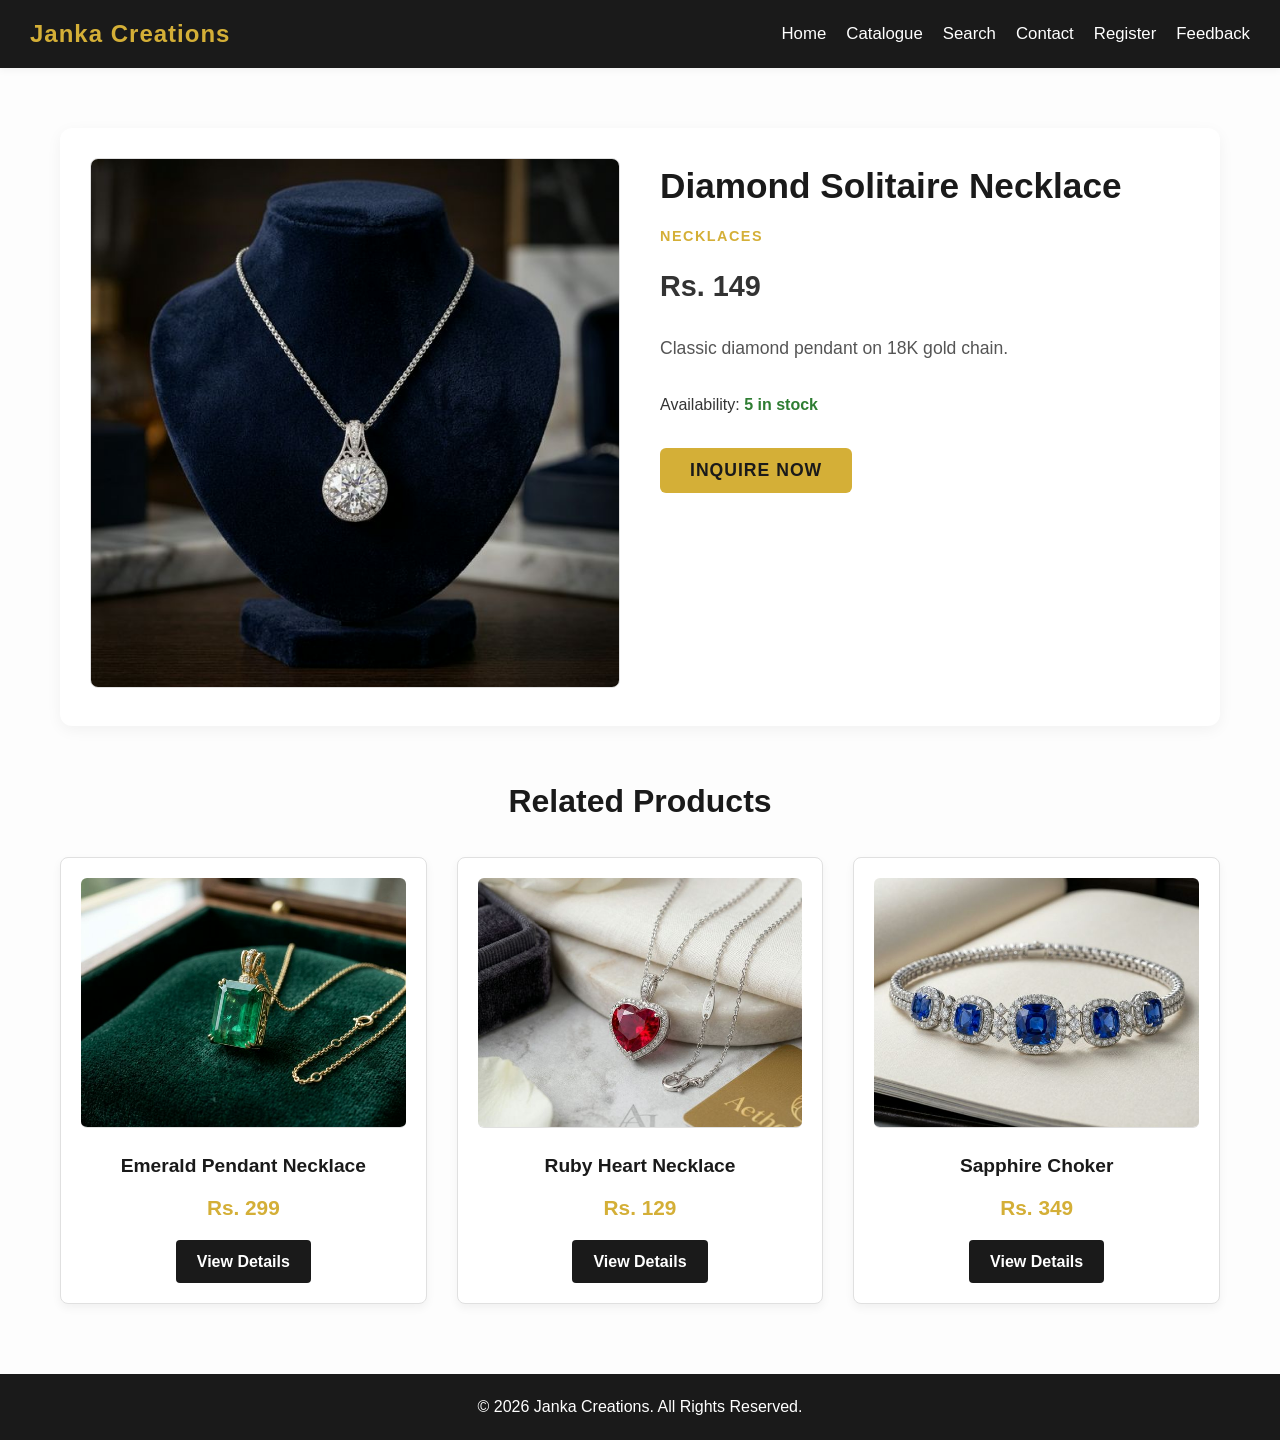
<file: product.html>
<!DOCTYPE html>
<html lang="en">
<head>
    <meta charset="UTF-8">
    <meta name="viewport" content="width=device-width, initial-scale=1.0">
    <title>Product Details | Janka Creations</title>
    <!-- Linking team styles that will be created by Spriha -->
    <link rel="stylesheet" href="css/style.css">
    <link rel="stylesheet" href="css/responsive.css">
    <style>
        /* Shlok's specific layout styles for the product details page to ensure it looks professional */
        .product-wrapper {
            max-width: 1200px;
            margin: 40px auto;
            padding: 20px;
        }
        .product-container {
            display: grid;
            grid-template-columns: 1fr 1fr;
            gap: 40px;
            background: #ffffff;
            border-radius: 12px;
            box-shadow: 0 4px 15px rgba(0,0,0,0.05);
            padding: 30px;
            margin-bottom: 50px;
        }
        .product-image img {
            width: 100%;
            border-radius: 8px;
            object-fit: cover;
            aspect-ratio: 1 / 1;
            border: 1px solid #e0e0e0;
        }
        .product-info h1 {
            font-size: 2.2rem;
            color: #1a1a1a;
            margin-bottom: 10px;
        }
        .category-label {
            text-transform: uppercase;
            font-size: 0.9rem;
            letter-spacing: 1.5px;
            color: #d4af37;
            font-weight: bold;
            margin-bottom: 15px;
        }
        .price {
            font-size: 1.8rem;
            color: #333333;
            font-weight: bold;
            margin-bottom: 25px;
        }
        .desc {
            font-size: 1.1rem;
            line-height: 1.6;
            color: #555555;
            margin-bottom: 30px;
        }
        .stock {
            font-size: 1rem;
            color: #333333;
            margin-bottom: 30px;
        }
        .stock-count {
            font-weight: bold;
            color: #2e7d32;
        }
        .btn-primary {
            background-color: #d4af37;
            color: #1a1a1a;
            padding: 12px 30px;
            border: none;
            cursor: pointer;
            font-size: 1.1rem;
            font-weight: bold;
            border-radius: 6px;
            transition: background 0.3s ease;
            text-transform: uppercase;
            letter-spacing: 1px;
        }
        .btn-primary:hover {
            background-color: #c4a133;
        }
        .related-products h2 {
            text-align: center;
            font-size: 2rem;
            margin-bottom: 30px;
            color: #1a1a1a;
        }
        .product-grid {
            display: grid;
            grid-template-columns: repeat(auto-fill, minmax(280px, 1fr));
            gap: 30px;
        }
        .product-card {
            background: #fff;
            padding: 20px;
            border-radius: 8px;
            box-shadow: 0 4px 10px rgba(0,0,0,0.05);
            text-align: center;
            transition: transform 0.3s;
        }
        .product-card:hover {
            transform: translateY(-5px);
        }
        .product-card img {
            width: 100%;
            height: 250px;
            object-fit: cover;
            border-radius: 6px;
            margin-bottom: 15px;
        }
        .product-card h3 {
            font-size: 1.2rem;
            margin-bottom: 10px;
            color: #1a1a1a;
        }
        .product-card .price {
            font-size: 1.3rem;
            color: #d4af37;
            margin-bottom: 15px;
        }
        .btn-small {
            display: inline-block;
            padding: 8px 20px;
            background: #1a1a1a;
            color: #fff;
            text-decoration: none;
            border-radius: 4px;
            font-weight: bold;
            transition: background 0.3s;
        }
        .btn-small:hover {
            background: #333333;
        }
        @media (max-width: 768px) {
            .product-container {
                grid-template-columns: 1fr;
            }
        }
    </style>
</head>
<body>

    <!-- Shared Navigation Bar Structure -->
    <nav class='navbar' style="background-color: #1a1a1a; color: white; padding: 15px 30px; display: flex; justify-content: space-between; align-items: center;">
        <div class='logo' style="font-size: 1.5rem; font-weight: bold; color: #d4af37;">Janka Creations</div>
        <ul class='nav-links' style="list-style: none; display: flex; gap: 20px; margin: 0; padding: 0;">
            <li><a href='index.html' style="color: white; text-decoration: none;">Home</a></li>
            <li><a href='catalogue.html' style="color: white; text-decoration: none;">Catalogue</a></li>
            <li><a href='search.html' style="color: white; text-decoration: none;">Search</a></li>
            <li><a href='contact.html' style="color: white; text-decoration: none;">Contact</a></li>
            <li><a href='register.html' style="color: white; text-decoration: none;">Register</a></li>
            <li><a href='feedback.html' style="color: white; text-decoration: none;">Feedback</a></li>
        </ul>
        <div class='menu-toggle' style="display: none; cursor: pointer; font-size: 1.5rem;">&#9776;</div>
    </nav>

    <main class="product-wrapper">
        <div id='product-container' class='product-container'>
            <!-- Dynamic product content injected here -->
        </div>
        
        <section class='related-products'>
            <h2>Related Products</h2>
            <div class='product-grid' id='related-grid'>
                <!-- Dynamic related products injected here -->
            </div>
        </section>
    </main>

    <footer style="background-color: #1a1a1a; color: white; text-align: center; padding: 20px 0; margin-top: 50px;">
        <p>&copy; 2026 Janka Creations. All Rights Reserved.</p>
    </footer>

    <!-- Products Data Array -->
    <script src='js/products.js'></script>
    
    <!-- Shlok's Custom Logic for Product Details Page -->
    <script>
        document.addEventListener('DOMContentLoaded', () => {
            if (!window.productsData) {
                console.error("products.js failed to load or productsData is not defined.");
                document.getElementById('product-container').innerHTML = "<p>Error loading product data. Please check your connection.</p>";
                return;
            }

            // Read product ID from URL: product.html?id=3
            const params = new URLSearchParams(window.location.search);
            let id = parseInt(params.get('id'));

            // Default to product ID 1 if no valid ID provided
            if (!id || isNaN(id) || !window.productsData.find(p => p.id === id)) {
                id = 1;
            }

            const product = window.productsData.find(p => p.id === id);

            // Render product details
            document.getElementById('product-container').innerHTML = `
                <div class='product-image'>
                    <img src='${product.image}' alt='${product.name}' onerror="this.src='https://via.placeholder.com/600x600?text=Product+Image'">
                </div>
                <div class='product-info'>
                    <h1>${product.name}</h1>
                    <p class='category-label'>${product.category}</p>
                    <p class='price'>Rs. ${product.price.toLocaleString()}</p>
                    <p class='desc'>${product.description}</p>
                    <p class='stock'>Availability: <span class='stock-count'>${product.stock} in stock</span></p>
                    <button onclick="alert('Thank you for your interest! Please proceed to the Contact Us page to place your order for the ${product.name}.')" class='btn-primary'>Inquire Now</button>
                </div>
            `;

            // Filter out 3 related products from the same category
            const related = window.productsData
                .filter(p => p.category === product.category && p.id !== id)
                .slice(0, 3);

            const relatedGrid = document.getElementById('related-grid');
            if (related.length > 0) {
                relatedGrid.innerHTML = related.map(p => `
                    <div class='product-card'>
                        <img src='${p.image}' alt='${p.name}' onerror="this.src='https://via.placeholder.com/300x300?text=Related+Image'">
                        <h3>${p.name}</h3>
                        <p class='price'>Rs. ${p.price.toLocaleString()}</p>
                        <a href='product.html?id=${p.id}' class='btn-small'>View Details</a>
                    </div>
                `).join('');
            } else {
                relatedGrid.innerHTML = "<p style='grid-column: 1 / -1; text-align: center; color: #555;'>No related products available at the moment.</p>";
            }
        });
    </script>
</body>
</html>
</file>
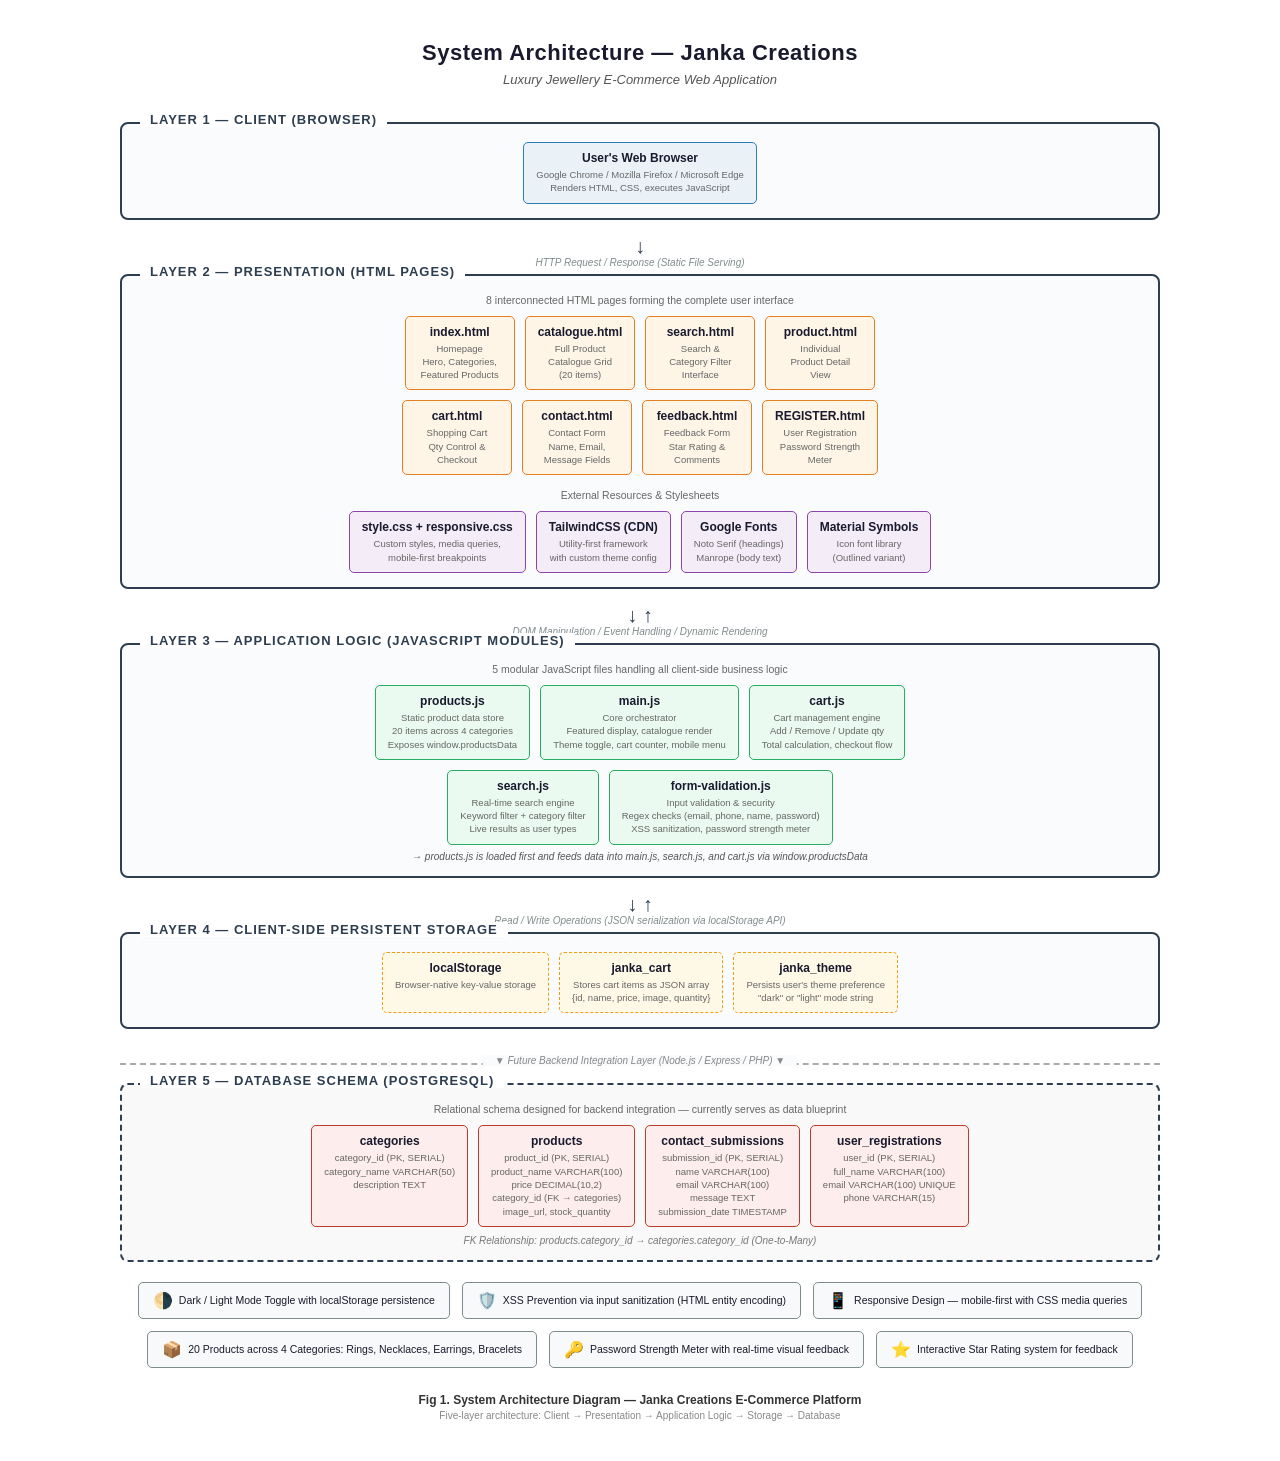
<file: docs/system_architecture.html>
<!DOCTYPE html>
<html lang="en">
<head>
    <meta charset="UTF-8">
    <meta name="viewport" content="width=device-width, initial-scale=1.0">
    <title>Janka Creations — System Architecture</title>
    <style>
        @import url('https://fonts.googleapis.com/css2?family=Segoe+UI:wght@400;600;700&family=Courier+Prime&display=swap');

        * { margin: 0; padding: 0; box-sizing: border-box; }

        body {
            font-family: 'Segoe UI', Tahoma, Geneva, Verdana, sans-serif;
            background: #ffffff;
            color: #1a1a2e;
            padding: 40px 30px;
            max-width: 1100px;
            margin: 0 auto;
        }

        h1 {
            text-align: center;
            font-size: 22px;
            font-weight: 700;
            margin-bottom: 6px;
            letter-spacing: 0.5px;
        }
        .subtitle {
            text-align: center;
            font-size: 13px;
            color: #555;
            margin-bottom: 35px;
            font-style: italic;
        }

        .layer {
            border: 2px solid #2c3e50;
            border-radius: 8px;
            padding: 18px 20px 14px;
            margin-bottom: 10px;
            position: relative;
            background: #fafbfc;
        }
        .layer-title {
            position: absolute;
            top: -12px;
            left: 18px;
            background: #fff;
            padding: 0 10px;
            font-size: 13px;
            font-weight: 700;
            color: #2c3e50;
            text-transform: uppercase;
            letter-spacing: 1px;
        }

        .boxes {
            display: flex;
            flex-wrap: wrap;
            gap: 10px;
            justify-content: center;
        }

        .box {
            border: 1.5px solid #34495e;
            border-radius: 5px;
            padding: 8px 12px;
            font-size: 11px;
            text-align: center;
            background: #fff;
            min-width: 110px;
        }
        .box strong {
            display: block;
            font-size: 12px;
            margin-bottom: 3px;
            color: #1a1a2e;
        }
        .box .detail {
            font-size: 9.5px;
            color: #666;
            line-height: 1.4;
        }

        .box.browser {
            border-color: #2980b9;
            background: #eaf2f8;
        }
        .box.html-page {
            border-color: #e67e22;
            background: #fef5e7;
        }
        .box.css-res {
            border-color: #8e44ad;
            background: #f4ecf7;
        }
        .box.js-mod {
            border-color: #27ae60;
            background: #eafaf1;
        }
        .box.storage {
            border-color: #f39c12;
            background: #fef9e7;
            border-style: dashed;
        }
        .box.db-table {
            border-color: #c0392b;
            background: #fdedec;
        }

        .arrow-container {
            text-align: center;
            padding: 6px 0;
            font-size: 11px;
            color: #7f8c8d;
        }
        .arrow-container .arrow-symbol {
            font-size: 20px;
            line-height: 1;
            display: block;
            color: #2c3e50;
        }
        .arrow-container .arrow-label {
            font-size: 10px;
            font-style: italic;
        }

        .dashed-separator {
            border-top: 2px dashed #aaa;
            margin: 14px 0 8px;
            position: relative;
        }
        .dashed-separator .sep-label {
            position: absolute;
            top: -10px;
            left: 50%;
            transform: translateX(-50%);
            background: #fafbfc;
            padding: 0 12px;
            font-size: 10px;
            color: #888;
            font-style: italic;
            white-space: nowrap;
        }

        .side-notes {
            display: flex;
            flex-wrap: wrap;
            gap: 12px;
            justify-content: center;
            margin-top: 20px;
        }
        .side-note {
            border: 1.5px solid #7f8c8d;
            border-radius: 5px;
            padding: 8px 14px;
            font-size: 10.5px;
            background: #f8f9fa;
            display: flex;
            align-items: center;
            gap: 6px;
        }
        .side-note .icon {
            font-size: 16px;
        }

        .fk-note {
            font-size: 10px;
            color: #777;
            text-align: center;
            margin-top: 8px;
            font-style: italic;
        }

        .dependency-note {
            font-size: 10px;
            color: #555;
            text-align: center;
            margin-top: 6px;
            font-style: italic;
        }

        .section-desc {
            font-size: 10.5px;
            color: #666;
            margin-bottom: 10px;
            text-align: center;
        }

        .fig-caption {
            text-align: center;
            margin-top: 25px;
            font-size: 12px;
            font-weight: 600;
            color: #333;
        }
        .fig-sub {
            text-align: center;
            font-size: 10px;
            color: #888;
            margin-top: 3px;
        }
    </style>
</head>
<body>

    <h1>System Architecture — Janka Creations</h1>
    <p class="subtitle">Luxury Jewellery E-Commerce Web Application</p>

    <!-- Layer 1: Client -->
    <div class="layer">
        <span class="layer-title">Layer 1 — Client (Browser)</span>
        <div class="boxes">
            <div class="box browser">
                <strong>User's Web Browser</strong>
                <span class="detail">Google Chrome / Mozilla Firefox / Microsoft Edge<br>Renders HTML, CSS, executes JavaScript</span>
            </div>
        </div>
    </div>

    <div class="arrow-container">
        <span class="arrow-symbol">&#8595;</span>
        <span class="arrow-label">HTTP Request / Response (Static File Serving)</span>
    </div>

    <!-- Layer 2: Presentation -->
    <div class="layer">
        <span class="layer-title">Layer 2 — Presentation (HTML Pages)</span>
        <p class="section-desc">8 interconnected HTML pages forming the complete user interface</p>
        <div class="boxes">
            <div class="box html-page"><strong>index.html</strong><span class="detail">Homepage<br>Hero, Categories,<br>Featured Products</span></div>
            <div class="box html-page"><strong>catalogue.html</strong><span class="detail">Full Product<br>Catalogue Grid<br>(20 items)</span></div>
            <div class="box html-page"><strong>search.html</strong><span class="detail">Search &amp;<br>Category Filter<br>Interface</span></div>
            <div class="box html-page"><strong>product.html</strong><span class="detail">Individual<br>Product Detail<br>View</span></div>
        </div>
        <div class="boxes" style="margin-top: 10px;">
            <div class="box html-page"><strong>cart.html</strong><span class="detail">Shopping Cart<br>Qty Control &amp;<br>Checkout</span></div>
            <div class="box html-page"><strong>contact.html</strong><span class="detail">Contact Form<br>Name, Email,<br>Message Fields</span></div>
            <div class="box html-page"><strong>feedback.html</strong><span class="detail">Feedback Form<br>Star Rating &amp;<br>Comments</span></div>
            <div class="box html-page"><strong>REGISTER.html</strong><span class="detail">User Registration<br>Password Strength<br>Meter</span></div>
        </div>

        <div style="margin-top: 14px;">
            <p class="section-desc">External Resources &amp; Stylesheets</p>
            <div class="boxes">
                <div class="box css-res"><strong>style.css + responsive.css</strong><span class="detail">Custom styles, media queries,<br>mobile-first breakpoints</span></div>
                <div class="box css-res"><strong>TailwindCSS (CDN)</strong><span class="detail">Utility-first framework<br>with custom theme config</span></div>
                <div class="box css-res"><strong>Google Fonts</strong><span class="detail">Noto Serif (headings)<br>Manrope (body text)</span></div>
                <div class="box css-res"><strong>Material Symbols</strong><span class="detail">Icon font library<br>(Outlined variant)</span></div>
            </div>
        </div>
    </div>

    <div class="arrow-container">
        <span class="arrow-symbol">&#8595; &#8593;</span>
        <span class="arrow-label">DOM Manipulation / Event Handling / Dynamic Rendering</span>
    </div>

    <!-- Layer 3: Application Logic -->
    <div class="layer">
        <span class="layer-title">Layer 3 — Application Logic (JavaScript Modules)</span>
        <p class="section-desc">5 modular JavaScript files handling all client-side business logic</p>
        <div class="boxes">
            <div class="box js-mod">
                <strong>products.js</strong>
                <span class="detail">Static product data store<br>20 items across 4 categories<br>Exposes window.productsData</span>
            </div>
            <div class="box js-mod">
                <strong>main.js</strong>
                <span class="detail">Core orchestrator<br>Featured display, catalogue render<br>Theme toggle, cart counter, mobile menu</span>
            </div>
            <div class="box js-mod">
                <strong>cart.js</strong>
                <span class="detail">Cart management engine<br>Add / Remove / Update qty<br>Total calculation, checkout flow</span>
            </div>
        </div>
        <div class="boxes" style="margin-top: 10px;">
            <div class="box js-mod">
                <strong>search.js</strong>
                <span class="detail">Real-time search engine<br>Keyword filter + category filter<br>Live results as user types</span>
            </div>
            <div class="box js-mod">
                <strong>form-validation.js</strong>
                <span class="detail">Input validation &amp; security<br>Regex checks (email, phone, name, password)<br>XSS sanitization, password strength meter</span>
            </div>
        </div>
        <p class="dependency-note">&#8594; products.js is loaded first and feeds data into main.js, search.js, and cart.js via window.productsData</p>
    </div>

    <div class="arrow-container">
        <span class="arrow-symbol">&#8595; &#8593;</span>
        <span class="arrow-label">Read / Write Operations (JSON serialization via localStorage API)</span>
    </div>

    <!-- Layer 4: Client Storage -->
    <div class="layer">
        <span class="layer-title">Layer 4 — Client-Side Persistent Storage</span>
        <div class="boxes">
            <div class="box storage">
                <strong>localStorage</strong>
                <span class="detail">Browser-native key-value storage</span>
            </div>
            <div class="box storage">
                <strong>janka_cart</strong>
                <span class="detail">Stores cart items as JSON array<br>{id, name, price, image, quantity}</span>
            </div>
            <div class="box storage">
                <strong>janka_theme</strong>
                <span class="detail">Persists user's theme preference<br>"dark" or "light" mode string</span>
            </div>
        </div>
    </div>

    <div class="arrow-container" style="padding: 10px 0;">
        <div class="dashed-separator">
            <span class="sep-label">▼ Future Backend Integration Layer (Node.js / Express / PHP) ▼</span>
        </div>
    </div>

    <!-- Layer 5: Database Schema -->
    <div class="layer" style="border-style: dashed; background: #f9f9f9;">
        <span class="layer-title">Layer 5 — Database Schema (PostgreSQL)</span>
        <p class="section-desc">Relational schema designed for backend integration — currently serves as data blueprint</p>
        <div class="boxes">
            <div class="box db-table">
                <strong>categories</strong>
                <span class="detail">category_id (PK, SERIAL)<br>category_name VARCHAR(50)<br>description TEXT</span>
            </div>
            <div class="box db-table">
                <strong>products</strong>
                <span class="detail">product_id (PK, SERIAL)<br>product_name VARCHAR(100)<br>price DECIMAL(10,2)<br>category_id (FK → categories)<br>image_url, stock_quantity</span>
            </div>
            <div class="box db-table">
                <strong>contact_submissions</strong>
                <span class="detail">submission_id (PK, SERIAL)<br>name VARCHAR(100)<br>email VARCHAR(100)<br>message TEXT<br>submission_date TIMESTAMP</span>
            </div>
            <div class="box db-table">
                <strong>user_registrations</strong>
                <span class="detail">user_id (PK, SERIAL)<br>full_name VARCHAR(100)<br>email VARCHAR(100) UNIQUE<br>phone VARCHAR(15)</span>
            </div>
        </div>
        <p class="fk-note">FK Relationship: products.category_id &#8594; categories.category_id (One-to-Many)</p>
    </div>

    <!-- Side Annotations -->
    <div class="side-notes">
        <div class="side-note"><span class="icon">🌗</span> Dark / Light Mode Toggle with localStorage persistence</div>
        <div class="side-note"><span class="icon">🛡️</span> XSS Prevention via input sanitization (HTML entity encoding)</div>
        <div class="side-note"><span class="icon">📱</span> Responsive Design — mobile-first with CSS media queries</div>
        <div class="side-note"><span class="icon">📦</span> 20 Products across 4 Categories: Rings, Necklaces, Earrings, Bracelets</div>
        <div class="side-note"><span class="icon">🔑</span> Password Strength Meter with real-time visual feedback</div>
        <div class="side-note"><span class="icon">⭐</span> Interactive Star Rating system for feedback</div>
    </div>

    <p class="fig-caption">Fig 1. System Architecture Diagram — Janka Creations E-Commerce Platform</p>
    <p class="fig-sub">Five-layer architecture: Client → Presentation → Application Logic → Storage → Database</p>

</body>
</html>
</file>
<file: css/style.css>
/* Global Reset and Variables */
:root {
  --primary: #d4af37;  /* Gold */
  --primary-hover: #c4a133;
  --secondary: #1a1a1a;  /* Dark */
  --text: #333333;
  --text-light: #666666;
  --bg: #fdfdfd;
  --white: #ffffff;
  --border: #e0e0e0;
  --error: #d32f2f;
  --success: #388e3c;
  --nav-bg: rgba(26, 26, 26, 0.95);
  --shadow-sm: 0 2px 8px rgba(0,0,0,0.05);
  --shadow-md: 0 4px 15px rgba(0,0,0,0.1);
}

/* Dark Mode Support via Theme Class */
body.dark-theme {
  --primary: #f0c953;
  --primary-hover: #e0b841;
  --secondary: #0d0d0d;
  --text: #e0e0e0;
  --text-light: #a0a0a0;
  --bg: #121212;
  --white: #1e1e1e;
  --border: #333333;
  --nav-bg: rgba(13, 13, 13, 0.95);
  --shadow-sm: 0 2px 8px rgba(0,0,0,0.5);
  --shadow-md: 0 4px 15px rgba(0,0,0,0.6);
}

* {
  margin: 0;
  padding: 0;
  box-sizing: border-box;
  font-family: 'Inter', 'Segoe UI', Tahoma, Geneva, Verdana, sans-serif;
}

body {
  background-color: var(--bg);
  color: var(--text);
  line-height: 1.6;
  transition: background-color 0.3s ease, color 0.3s ease;
}

/* --- NAVIGATION --- */
.navbar {
  background-color: var(--nav-bg);
  backdrop-filter: blur(10px);
  position: sticky;
  top: 0;
  z-index: 1000;
  display: flex;
  justify-content: space-between;
  align-items: center;
  padding: 15px 5%;
  box-shadow: var(--shadow-sm);
}
.navbar .logo {
  font-size: 1.8rem;
  font-weight: 800;
  color: var(--primary);
  text-decoration: none;
  letter-spacing: 1px;
}
.nav-links {
  list-style: none;
  display: flex;
  align-items: center;
  gap: 25px;
}
.nav-links a {
  color: #fff;
  text-decoration: none;
  font-size: 1.05rem;
  font-weight: 500;
  transition: color 0.3s;
}
.nav-links a:hover, .nav-links a.active {
  color: var(--primary);
}
.menu-controls {
  display: flex;
  align-items: center;
  gap: 15px;
}
.nav-btn {
  background: none;
  border: none;
  color: #fff;
  cursor: pointer;
  font-size: 1.2rem;
  transition: color 0.3s;
}
.nav-btn:hover {
  color: var(--primary);
}
.cart-count {
  background: var(--primary);
  color: var(--secondary);
  font-size: 0.8rem;
  font-weight: bold;
  padding: 2px 6px;
  border-radius: 50%;
  vertical-align: top;
  margin-left: -5px;
}
.menu-toggle {
  display: none;
  color: #fff;
  font-size: 1.8rem;
  cursor: pointer;
}

/* --- HERO SECTION --- */
.hero {
  height: 80vh;
  min-height: 500px;
  background: linear-gradient(rgba(0,0,0,0.6), rgba(0,0,0,0.6)), url('https://images.unsplash.com/photo-1515562141207-7a88fb7ce338?q=80&w=2070') center/cover no-repeat;
  display: flex;
  align-items: center;
  justify-content: center;
  text-align: center;
  padding: 0 20px;
}
.hero-content h1 {
  font-size: 4rem;
  color: #fff;
  margin-bottom: 20px;
  text-shadow: 2px 2px 4px rgba(0,0,0,0.5);
  letter-spacing: 2px;
}
.hero-content p {
  font-size: 1.5rem;
  color: #e0e0e0;
  margin-bottom: 30px;
}

/* --- BUTTONS --- */
.btn-primary {
  display: inline-block;
  background-color: var(--primary);
  color: var(--secondary);
  padding: 12px 32px;
  font-size: 1.1rem;
  font-weight: bold;
  text-decoration: none;
  border: none;
  border-radius: 30px;
  cursor: pointer;
  transition: all 0.3s ease;
  text-transform: uppercase;
  letter-spacing: 1px;
}
.btn-primary:hover {
  background-color: var(--primary-hover);
  transform: translateY(-2px);
  box-shadow: 0 5px 15px rgba(212, 175, 55, 0.4);
}
.btn-small {
  display: inline-block;
  padding: 8px 20px;
  background: var(--secondary);
  color: #fff;
  text-decoration: none;
  border-radius: 4px;
  font-weight: 500;
  transition: background 0.3s;
  border: 1px solid transparent;
}
.btn-small:hover {
  background: transparent;
  color: var(--text);
  border-color: var(--border);
}

/* --- PRODUCT GRID --- */
.section-wrapper {
  max-width: 1250px;
  margin: 60px auto;
  padding: 0 20px;
}
.section-title {
  text-align: center;
  font-size: 2.5rem;
  color: var(--text);
  margin-bottom: 40px;
  position: relative;
}
.section-title::after {
  content: '';
  width: 60px;
  height: 3px;
  background: var(--primary);
  display: block;
  margin: 15px auto 0;
}
.filter-buttons {
  display: flex;
  justify-content: center;
  gap: 15px;
  margin-bottom: 40px;
  flex-wrap: wrap;
}
.filter-btn {
  padding: 8px 24px;
  background: var(--white);
  border: 1px solid var(--border);
  color: var(--text);
  border-radius: 20px;
  cursor: pointer;
  font-weight: 600;
  transition: all 0.3s;
}
.filter-btn.active, .filter-btn:hover {
  background: var(--primary);
  color: var(--secondary);
  border-color: var(--primary);
}
.product-grid {
  display: grid;
  grid-template-columns: repeat(auto-fill, minmax(260px, 1fr));
  gap: 30px;
}
.product-card {
  background: var(--white);
  border-radius: 12px;
  overflow: hidden;
  box-shadow: var(--shadow-sm);
  transition: transform 0.3s ease, box-shadow 0.3s ease;
  position: relative;
  border: 1px solid var(--border);
}
.product-card:hover {
  transform: translateY(-8px);
  box-shadow: var(--shadow-md);
}
.product-card img {
  width: 100%;
  height: 260px;
  object-fit: cover;
  border-bottom: 1px solid var(--border);
}
.card-content {
  padding: 20px;
  text-align: center;
}
.card-content h3 {
  font-size: 1.2rem;
  color: var(--text);
  margin-bottom: 8px;
  white-space: nowrap;
  overflow: hidden;
  text-overflow: ellipsis;
}
.card-content .price {
  font-size: 1.3rem;
  color: var(--primary);
  font-weight: bold;
  margin-bottom: 15px;
}
.card-actions {
  display: flex;
  gap: 10px;
  justify-content: center;
}

/* --- FORMS (Register, Contact, Feedback) --- */
.form-container {
  max-width: 600px;
  margin: 40px auto;
  background: var(--white);
  padding: 40px;
  border-radius: 12px;
  box-shadow: var(--shadow-md);
  border: 1px solid var(--border);
}
.form-container h1 {
  text-align: center;
  color: var(--text);
  margin-bottom: 15px;
}
.form-container>p {
  text-align: center;
  color: var(--text-light);
  margin-bottom: 30px;
}
.form-group {
  margin-bottom: 25px;
  position: relative;
}
.form-group label {
  display: block;
  font-weight: 600;
  margin-bottom: 8px;
  color: var(--text);
}
.form-group input, .form-group textarea {
  width: 100%;
  padding: 12px 15px;
  background: var(--bg);
  border: 1px solid var(--border);
  border-radius: 6px;
  color: var(--text);
  font-size: 1rem;
  transition: border-color 0.3s;
}
.form-group input:focus, .form-group textarea:focus {
  outline: none;
  border-color: var(--primary);
  box-shadow: 0 0 5px rgba(212, 175, 55, 0.3);
}
.error-message {
  color: var(--error);
  font-size: 0.85rem;
  margin-top: 5px;
  display: none;
  font-weight: 500;
}
.success-banner {
  background: rgba(56, 142, 60, 0.1);
  color: var(--success);
  padding: 15px;
  border-radius: 6px;
  border: 1px solid var(--success);
  margin-bottom: 20px;
  text-align: center;
  display: none;
  font-weight: 600;
}
/* Password strength */
.password-strength {
  height: 5px;
  background: var(--border);
  margin-top: 8px;
  border-radius: 3px;
  display: flex;
}
.strength-bar {
  height: 100%;
  width: 0;
  border-radius: 3px;
  transition: width 0.3s, background-color 0.3s;
}

/* --- FULL CONTACT PAGE TWO COLUMN --- */
.contact-wrapper {
  display: grid;
  grid-template-columns: 1fr 1fr;
  gap: 40px;
  /* background/borders handled by container */
}
.contact-info {
  padding: 20px;
}
.contact-info h3 {
  font-size: 1.5rem;
  color: var(--text);
  margin-bottom: 20px;
}
.contact-info p {
  margin-bottom: 15px;
  color: var(--text-light);
  font-size: 1.1rem;
  display: flex;
  align-items: center;
  gap: 10px;
}

/* --- STAR RATING --- */
.stars {
  display: flex;
  justify-content: center;
  gap: 10px;
  margin-bottom: 20px;
}
.star {
  font-size: 3rem;
  color: var(--border);
  cursor: pointer;
  transition: color 0.3s, transform 0.2s;
}
.star:hover {
  transform: scale(1.1);
}
.star.active {
  color: var(--primary);
}

/* --- FOOTER --- */
footer {
  background: var(--secondary);
  color: #fff;
  text-align: center;
  padding: 40px 20px;
  margin-top: 80px;
}
footer a {
  color: var(--primary);
  text-decoration: none;
}

/* --- DYNAMIC ANIMATIONS --- */
@keyframes fadeInDown {
    from { opacity: 0; transform: translateY(-30px); }
    to { opacity: 1; transform: translateY(0); }
}

@keyframes fadeInUp {
    from { opacity: 0; transform: translateY(30px); }
    to { opacity: 1; transform: translateY(0); }
}

@keyframes scaleIn {
    from { opacity: 0; transform: scale(0.95); }
    to { opacity: 1; transform: scale(1); }
}

.hero-content h1 {
    animation: fadeInDown 1s cubic-bezier(0.2, 0.8, 0.2, 1) forwards;
}
.hero-content p {
    animation: fadeInUp 1s cubic-bezier(0.2, 0.8, 0.2, 1) 0.3s forwards;
    opacity: 0;
}
.hero-content a {
    animation: scaleIn 0.8s cubic-bezier(0.2, 0.8, 0.2, 1) 0.6s forwards;
    opacity: 0;
}

.product-card {
    animation: fadeInUp 0.8s cubic-bezier(0.2, 0.8, 0.2, 1) backwards;
}

.product-card:nth-child(1) { animation-delay: 0.1s; }
.product-card:nth-child(2) { animation-delay: 0.2s; }
.product-card:nth-child(3) { animation-delay: 0.3s; }
.product-card:nth-child(4) { animation-delay: 0.4s; }
.product-card:nth-child(5) { animation-delay: 0.5s; }
.product-card:nth-child(6) { animation-delay: 0.6s; }

/* Micro-interaction on buttons */
.btn-primary:active {
    transform: scale(0.95);
}
</file>
<file: css/responsive.css>
/* Responsive Design for Mobile Devices */
@media screen and (max-width: 900px) {
  .hero-content h1 {
    font-size: 3rem;
  }
  .contact-wrapper {
    grid-template-columns: 1fr;
  }
}

@media screen and (max-width: 768px) {
  .menu-toggle {
    display: block;
  }
  .nav-links {
    display: none;
    flex-direction: column;
    position: absolute;
    top: 100%;
    left: 0;
    right: 0;
    background: var(--nav-bg);
    padding: 20px 0;
    box-shadow: var(--shadow-md);
  }
  .nav-links.active {
    display: flex;
  }
  .nav-links li {
    width: 100%;
    text-align: center;
  }
  .nav-links a {
    display: block;
    padding: 10px 0;
    font-size: 1.2rem;
  }
  .product-grid {
    grid-template-columns: 1fr;
  }
  .product-container {
    grid-template-columns: 1fr;
    gap: 20px;
    padding: 15px;
  }
  .form-container {
    padding: 25px 15px;
    margin: 20px 10px;
  }
  .hero {
    height: 60vh;
  }
  .hero-content h1 {
    font-size: 2.5rem;
  }
}
</file>
